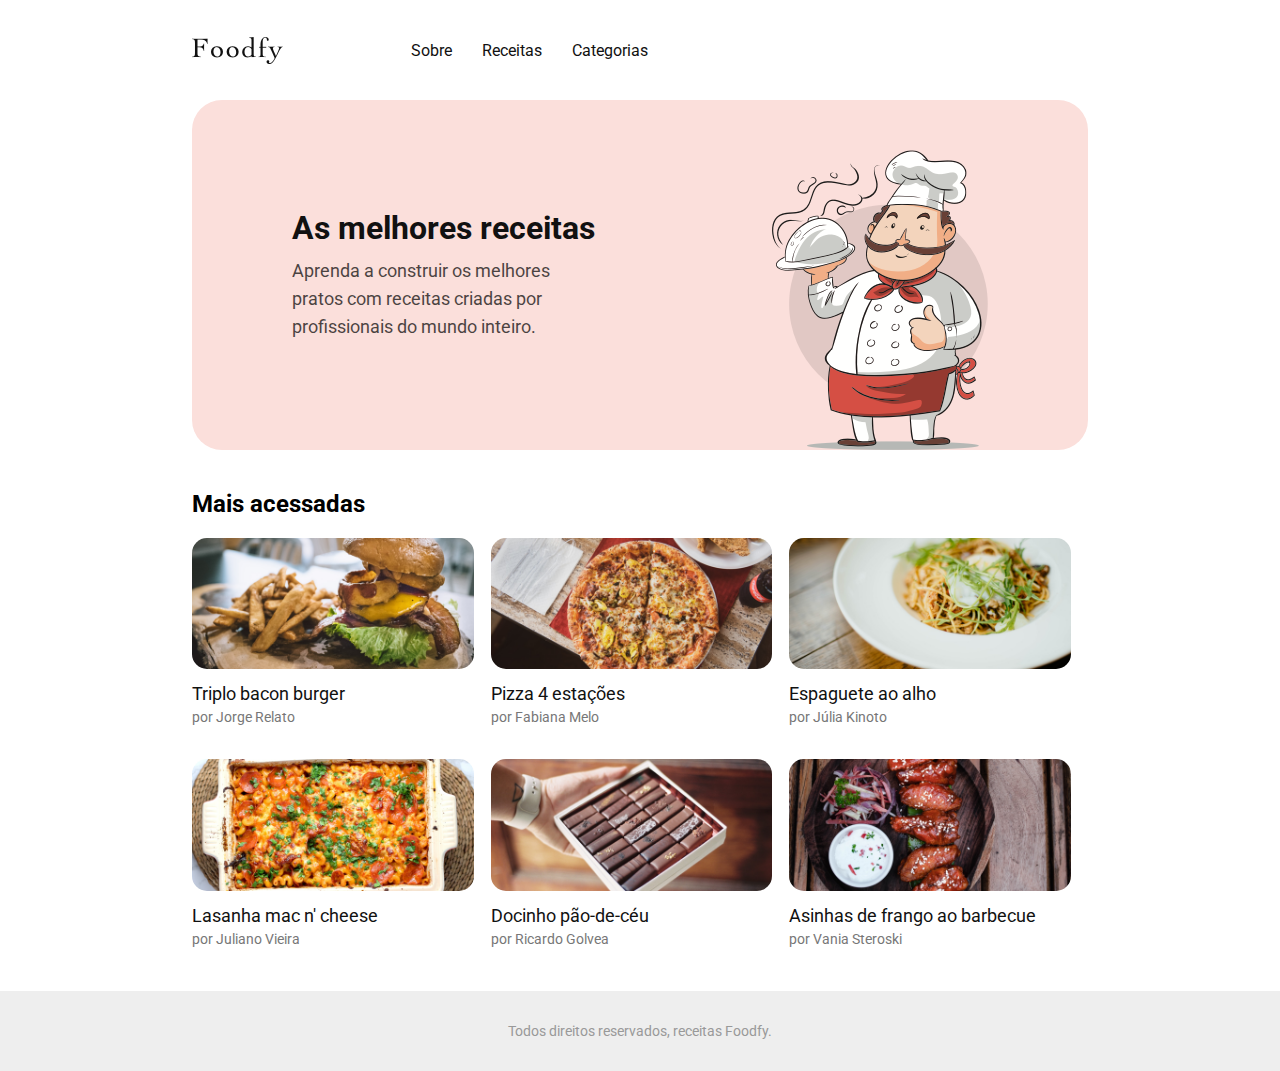
<file: index.html>
<!DOCTYPE html>
<html lang="pt-br">
<head>
    <meta charset="UTF-8">
    <meta name="viewport" content="width=device-width, initial-scale=1.0">

    <link rel="stylesheet" href="static/css/styles.css">

    <title>Foodfy</title>
</head>
<body>
    <div class="content">
        <nav>
            <header>
                <a href="index.html">
                    <img class="logo" src="static/img/logo.png" alt="Logo Foodfy">
                </a>
            </header>
            <ul>
                <li class="nav-link"><a href="about.html">Sobre</a></li>
                <li class="nav-link"><a href="recipes.html">Receitas</a></li>
                <li class="nav-link"><a href="categories.html">Categorias</a></li>
            </ul>
        </nav>

        <main>
            <section class="banner">
                <div>
                    <h1 class="banner-title">As melhores receitas</h1>
                    <p class="banner-text">Aprenda a construir os melhores pratos com receitas criadas por profissionais do mundo inteiro.</p>
                </div>
                <img src="static/img/chef.png" alt="Ilustração de um chef de cozinha">
            </section>

            <section class="most-viewed">
                <h2 class="most-viewed-title">Mais acessadas</h2>

                <div class="most-viewed-content">
                    <article class="recipe">
                        <img class="recipe-img" src="static/img/burger.png" alt="Imagem do prato Triplo bacon burger">
                        <a href="detail.html"><h4 class="recipe-name">Triplo bacon burger</h4></a>
                        <p class="recipe-author">por Jorge Relato</p>
                    </article>
                    <article class="recipe">
                        <img class="recipe-img" src="static/img/pizza.png" alt="Imagem do prato Pizza 4 estações">
                        <a href="detail.html"><h4 class="recipe-name">Pizza 4 estações</h4></a>
                        <p class="recipe-author">por Fabiana Melo</p>
                    </article>
                    <article class="recipe">
                        <img class="recipe-img" src="static/img/espaguete.png" alt="Imagem do prato Espaguete ao alho">
                        <a href="detail.html"><h4 class="recipe-name">Espaguete ao alho</h4></a>
                        <p class="recipe-author">por Júlia Kinoto</p>
                    </article>
                    <article class="recipe">
                        <img class="recipe-img" src="static/img/lasanha.png" alt="Imagem do prato Lasanha mac n' cheese">
                        <a href="detail.html"><h4 class="recipe-name">Lasanha mac n' cheese</h4></a>
                        <p class="recipe-author">por Juliano Vieira</p>
                    </article>
                    <article class="recipe">
                        <img class="recipe-img" src="static/img/doce.png" alt="Imagem do prato Docinho pão-de-céu">
                        <a href="detail.html"><h4 class="recipe-name">Docinho pão-de-céu</h4></a>
                        <p class="recipe-author">por Ricardo Golvea</p>
                    </article>
                    <article class="recipe">
                        <img class="recipe-img" src="static/img/asinhas.png" alt="Imagem do prato Asinhas de frango ao barbecue">
                        <a href="detail.html"><h4 class="recipe-name">Asinhas de frango ao barbecue</h4></a>
                        <p class="recipe-author">por Vania Steroski</p>
                    </article>
                </div>
            </section>
        </main>
    </div>

    <footer>
        <span>Todos direitos reservados, receitas Foodfy.</span>
    </footer>
</body>
</html>
</file>
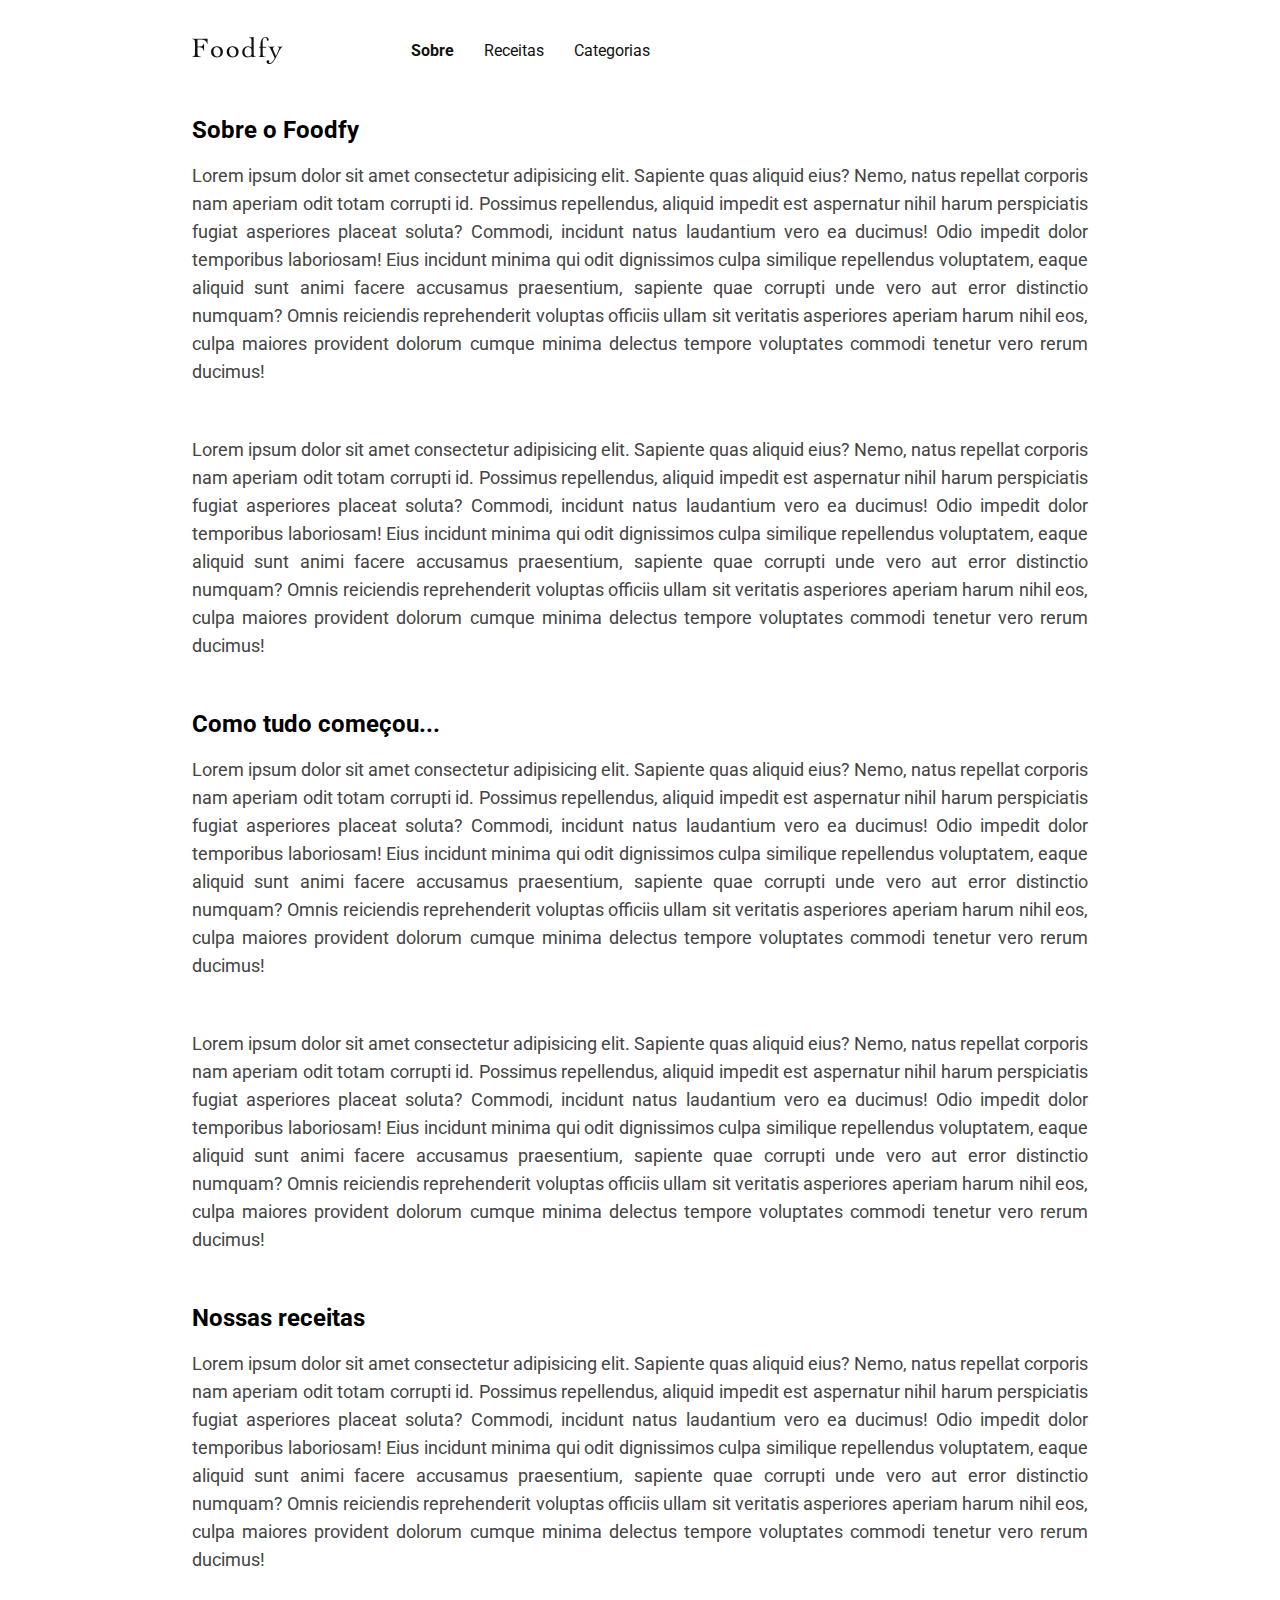
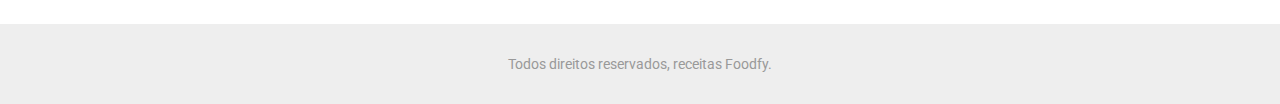
<file: about.html>
<!DOCTYPE html>
<html lang="pt-br">
<head>
    <meta charset="UTF-8">
    <meta name="viewport" content="width=device-width, initial-scale=1.0">

    <link rel="stylesheet" href="static/css/styles.css">

    <title>Sobre - Foodfy</title>
</head>
<body>
    <div class="content">
        <nav>
            <header>
                <a href="index.html">
                    <img class="logo" src="static/img/logo.png" alt="Logo Foodfy">
                </a>
            </header>
            <ul>
                <li class="nav-link"><a class="active" href="about.html">Sobre</a></li>
                <li class="nav-link"><a href="recipes.html">Receitas</a></li>
                <li class="nav-link"><a href="categories.html">Categorias</a></li>
            </ul>
        </nav>

        <main>
            <section class="about-section">
                <h1>Sobre o Foodfy</h1>
                <p>Lorem ipsum dolor sit amet consectetur adipisicing elit. Sapiente quas aliquid eius? Nemo, natus repellat corporis nam aperiam odit totam corrupti id. Possimus repellendus, aliquid impedit est aspernatur nihil harum perspiciatis fugiat asperiores placeat soluta? Commodi, incidunt natus laudantium vero ea ducimus! Odio impedit dolor temporibus laboriosam! Eius incidunt minima qui odit dignissimos culpa similique repellendus voluptatem, eaque aliquid sunt animi facere accusamus praesentium, sapiente quae corrupti unde vero aut error distinctio numquam? Omnis reiciendis reprehenderit voluptas officiis ullam sit veritatis asperiores aperiam harum nihil eos, culpa maiores provident dolorum cumque minima delectus tempore voluptates commodi tenetur vero rerum ducimus!</p>
                <p>Lorem ipsum dolor sit amet consectetur adipisicing elit. Sapiente quas aliquid eius? Nemo, natus repellat corporis nam aperiam odit totam corrupti id. Possimus repellendus, aliquid impedit est aspernatur nihil harum perspiciatis fugiat asperiores placeat soluta? Commodi, incidunt natus laudantium vero ea ducimus! Odio impedit dolor temporibus laboriosam! Eius incidunt minima qui odit dignissimos culpa similique repellendus voluptatem, eaque aliquid sunt animi facere accusamus praesentium, sapiente quae corrupti unde vero aut error distinctio numquam? Omnis reiciendis reprehenderit voluptas officiis ullam sit veritatis asperiores aperiam harum nihil eos, culpa maiores provident dolorum cumque minima delectus tempore voluptates commodi tenetur vero rerum ducimus!</p>
            </section>

            <section class="about-section">
                <h1>Como tudo começou...</h1>
                <p>Lorem ipsum dolor sit amet consectetur adipisicing elit. Sapiente quas aliquid eius? Nemo, natus repellat corporis nam aperiam odit totam corrupti id. Possimus repellendus, aliquid impedit est aspernatur nihil harum perspiciatis fugiat asperiores placeat soluta? Commodi, incidunt natus laudantium vero ea ducimus! Odio impedit dolor temporibus laboriosam! Eius incidunt minima qui odit dignissimos culpa similique repellendus voluptatem, eaque aliquid sunt animi facere accusamus praesentium, sapiente quae corrupti unde vero aut error distinctio numquam? Omnis reiciendis reprehenderit voluptas officiis ullam sit veritatis asperiores aperiam harum nihil eos, culpa maiores provident dolorum cumque minima delectus tempore voluptates commodi tenetur vero rerum ducimus!</p>
                <p>Lorem ipsum dolor sit amet consectetur adipisicing elit. Sapiente quas aliquid eius? Nemo, natus repellat corporis nam aperiam odit totam corrupti id. Possimus repellendus, aliquid impedit est aspernatur nihil harum perspiciatis fugiat asperiores placeat soluta? Commodi, incidunt natus laudantium vero ea ducimus! Odio impedit dolor temporibus laboriosam! Eius incidunt minima qui odit dignissimos culpa similique repellendus voluptatem, eaque aliquid sunt animi facere accusamus praesentium, sapiente quae corrupti unde vero aut error distinctio numquam? Omnis reiciendis reprehenderit voluptas officiis ullam sit veritatis asperiores aperiam harum nihil eos, culpa maiores provident dolorum cumque minima delectus tempore voluptates commodi tenetur vero rerum ducimus!</p>
            </section>

            <section class="about-section">
                <h1>Nossas receitas</h1>
                <p>Lorem ipsum dolor sit amet consectetur adipisicing elit. Sapiente quas aliquid eius? Nemo, natus repellat corporis nam aperiam odit totam corrupti id. Possimus repellendus, aliquid impedit est aspernatur nihil harum perspiciatis fugiat asperiores placeat soluta? Commodi, incidunt natus laudantium vero ea ducimus! Odio impedit dolor temporibus laboriosam! Eius incidunt minima qui odit dignissimos culpa similique repellendus voluptatem, eaque aliquid sunt animi facere accusamus praesentium, sapiente quae corrupti unde vero aut error distinctio numquam? Omnis reiciendis reprehenderit voluptas officiis ullam sit veritatis asperiores aperiam harum nihil eos, culpa maiores provident dolorum cumque minima delectus tempore voluptates commodi tenetur vero rerum ducimus!</p>
            </section>
        </main>
    </div>

    <footer>
        <span>Todos direitos reservados, receitas Foodfy.</span>
    </footer>
</body>
</html>
</file>
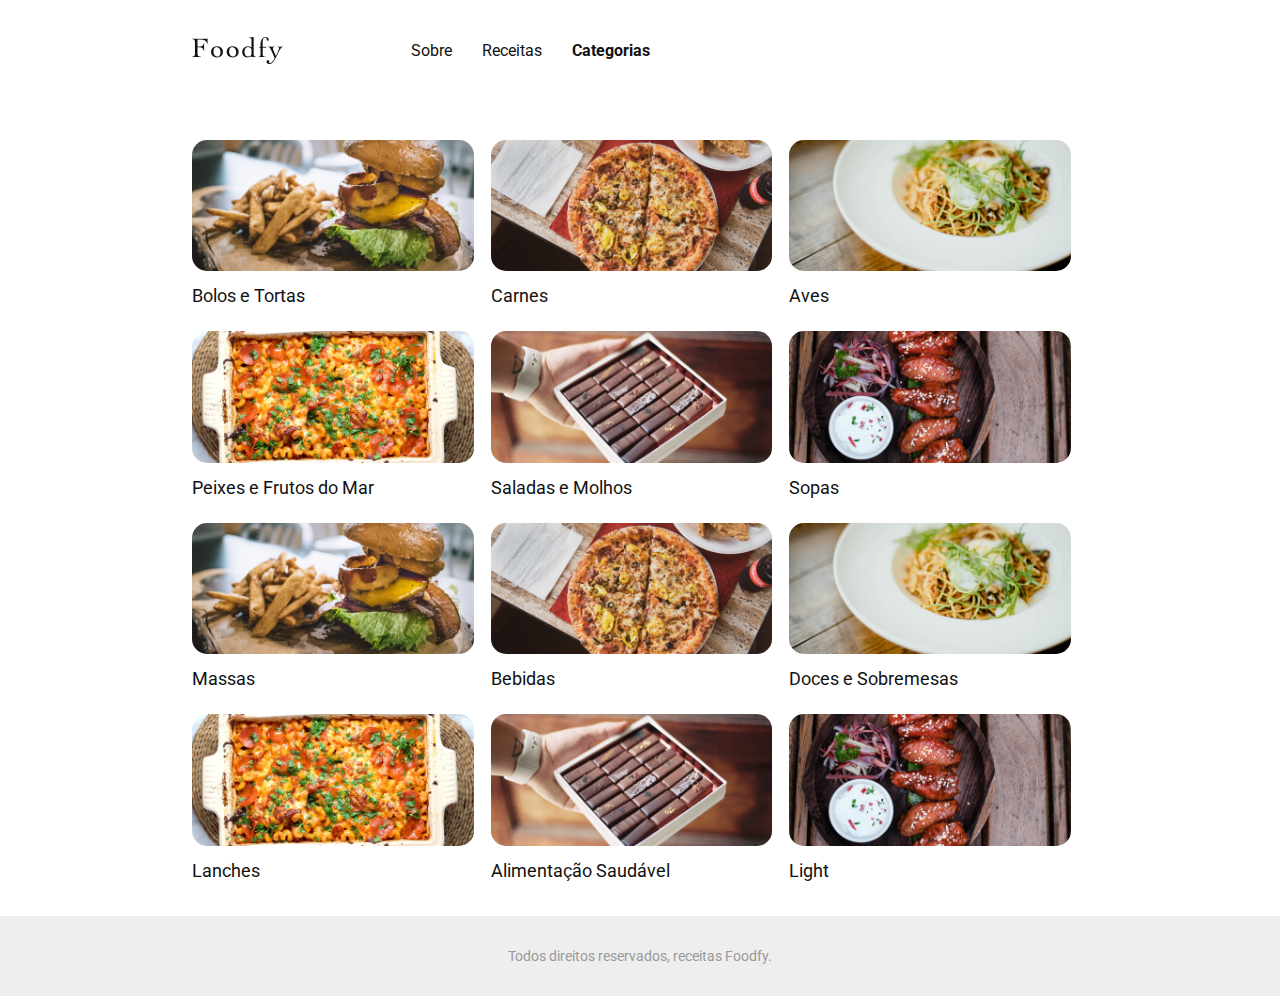
<file: categories.html>
<!DOCTYPE html>
<html lang="pt-br">
<head>
    <meta charset="UTF-8">
    <meta name="viewport" content="width=device-width, initial-scale=1.0">

    <link rel="stylesheet" href="static/css/styles.css">

    <title>Categorias - Foodfy</title>
</head>
<body>
    <div class="content">
        <nav>
            <header>
                <a href="index.html">
                    <img class="logo" src="static/img/logo.png" alt="Logo Foodfy">
                </a>
            </header>
            <ul>
                <li class="nav-link"><a href="about.html">Sobre</a></li>
                <li class="nav-link"><a href="recipes.html">Receitas</a></li>
                <li class="nav-link"><a class="active" href="categories.html">Categorias</a></li>
            </ul>
        </nav>

        <main>
            <section class="categories-list">
                <div class="categories-list-content">
                    <article class="category">
                        <img class="category-img" src="static/img/burger.png" alt="Imagem do prato Triplo bacon burger">
                        <a href="category.html"><h4 class="category-name">Bolos e Tortas</h4></a>
                    </article>
                    <article class="category">
                        <img class="category-img" src="static/img/pizza.png" alt="Imagem do prato Pizza 4 estações">
                        <a href="category.html"><h4 class="category-name">Carnes</h4></a>
                    </article>
                    <article class="category">
                        <img class="category-img" src="static/img/espaguete.png" alt="Imagem do prato Espaguete ao alho">
                        <a href="category.html"><h4 class="category-name">Aves</h4></a>
                    </article>
                    <article class="category">
                        <img class="category-img" src="static/img/lasanha.png" alt="Imagem do prato Lasanha mac n' cheese">
                        <a href="category.html"><h4 class="category-name">Peixes e Frutos do Mar</h4></a>
                    </article>
                    <article class="category">
                        <img class="category-img" src="static/img/doce.png" alt="Imagem do prato Docinho pão-de-céu">
                        <a href="category.html"><h4 class="category-name">Saladas e Molhos</h4></a>
                    </article>
                    <article class="category">
                        <img class="category-img" src="static/img/asinhas.png" alt="Imagem do prato Asinhas de frango ao barbecue">
                        <a href="category.html"><h4 class="category-name">Sopas</h4></a>
                    </article>
                    <article class="category">
                        <img class="category-img" src="static/img/burger.png" alt="Imagem do prato Triplo bacon burger">
                        <a href="category.html"><h4 class="category-name">Massas</h4></a>
                    </article>
                    <article class="category">
                        <img class="category-img" src="static/img/pizza.png" alt="Imagem do prato Pizza 4 estações">
                        <a href="category.html"><h4 class="category-name">Bebidas</h4></a>
                    </article>
                    <article class="category">
                        <img class="category-img" src="static/img/espaguete.png" alt="Imagem do prato Espaguete ao alho">
                        <a href="category.html"><h4 class="category-name">Doces e Sobremesas</h4></a>
                    </article>
                    <article class="category">
                        <img class="category-img" src="static/img/lasanha.png" alt="Imagem do prato Lasanha mac n' cheese">
                        <a href="category.html"><h4 class="category-name">Lanches</h4></a>
                    </article>
                    <article class="category">
                        <img class="category-img" src="static/img/doce.png" alt="Imagem do prato Docinho pão-de-céu">
                        <a href="category.html"><h4 class="category-name">Alimentação Saudável</h4></a>
                    </article>
                    <article class="recipe">
                        <img class="recipe-img" src="static/img/asinhas.png" alt="Imagem do prato Asinhas de frango ao barbecue">
                        <a href="category.html"><h4 class="recipe-name">Light</h4></a>
                    </article>
                </div>
            </section>
        </main>
    </div>

    <footer>
        <span>Todos direitos reservados, receitas Foodfy.</span>
    </footer>
</body>
</html>
</file>
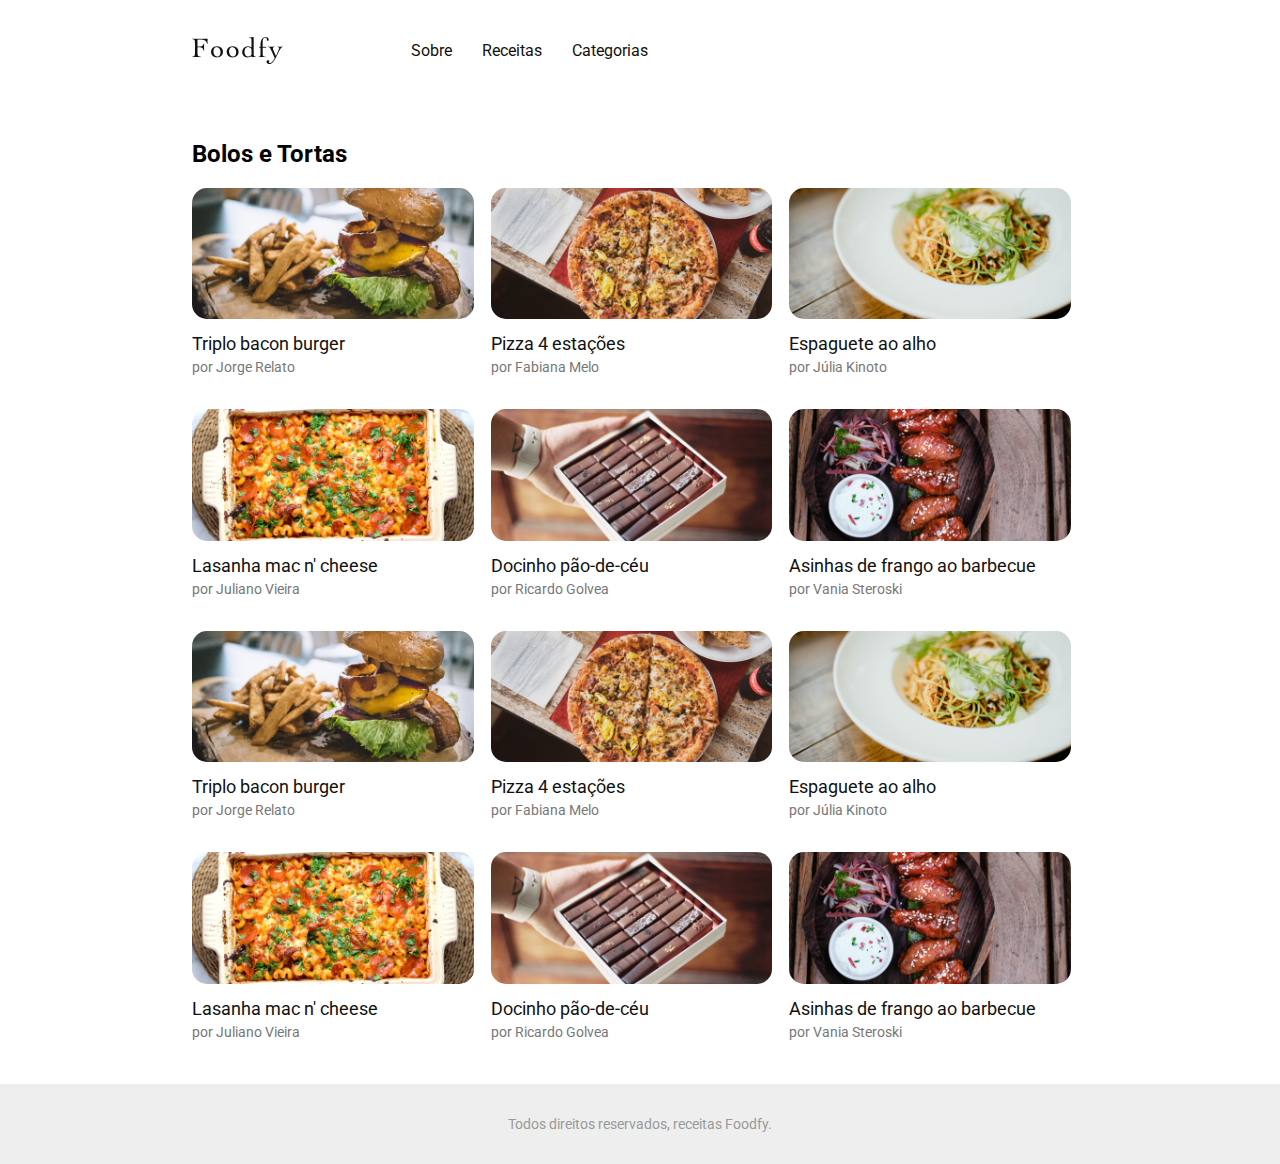
<file: category.html>
<!DOCTYPE html>
<html lang="pt-br">
<head>
    <meta charset="UTF-8">
    <meta name="viewport" content="width=device-width, initial-scale=1.0">

    <link rel="stylesheet" href="static/css/styles.css">

    <title>Foodfy</title>
</head>
<body>
    <div class="content">
        <nav>
            <header>
                <a href="index.html">
                    <img class="logo" src="static/img/logo.png" alt="Logo Foodfy">
                </a>
            </header>
            <ul>
                <li class="nav-link"><a href="about.html">Sobre</a></li>
                <li class="nav-link"><a href="recipes.html">Receitas</a></li>
                <li class="nav-link"><a href="categories.html">Categorias</a></li>
            </ul>
        </nav>

        <main>
            <section class="most-viewed">
                <h2 class="most-viewed-title">Bolos e Tortas</h2>

                <div class="most-viewed-content">
                    <article class="recipe">
                        <img class="recipe-img" src="static/img/burger.png" alt="Imagem do prato Triplo bacon burger">
                        <a href="detail.html"><h4 class="recipe-name">Triplo bacon burger</h4></a>
                        <p class="recipe-author">por Jorge Relato</p>
                    </article>
                    <article class="recipe">
                        <img class="recipe-img" src="static/img/pizza.png" alt="Imagem do prato Pizza 4 estações">
                        <a href="detail.html"><h4 class="recipe-name">Pizza 4 estações</h4></a>
                        <p class="recipe-author">por Fabiana Melo</p>
                    </article>
                    <article class="recipe">
                        <img class="recipe-img" src="static/img/espaguete.png" alt="Imagem do prato Espaguete ao alho">
                        <a href="detail.html"><h4 class="recipe-name">Espaguete ao alho</h4></a>
                        <p class="recipe-author">por Júlia Kinoto</p>
                    </article>
                    <article class="recipe">
                        <img class="recipe-img" src="static/img/lasanha.png" alt="Imagem do prato Lasanha mac n' cheese">
                        <a href="detail.html"><h4 class="recipe-name">Lasanha mac n' cheese</h4></a>
                        <p class="recipe-author">por Juliano Vieira</p>
                    </article>
                    <article class="recipe">
                        <img class="recipe-img" src="static/img/doce.png" alt="Imagem do prato Docinho pão-de-céu">
                        <a href="detail.html"><h4 class="recipe-name">Docinho pão-de-céu</h4></a>
                        <p class="recipe-author">por Ricardo Golvea</p>
                    </article>
                    <article class="recipe">
                        <img class="recipe-img" src="static/img/asinhas.png" alt="Imagem do prato Asinhas de frango ao barbecue">
                        <a href="detail.html"><h4 class="recipe-name">Asinhas de frango ao barbecue</h4></a>
                        <p class="recipe-author">por Vania Steroski</p>
                    </article>
                    <article class="recipe">
                        <img class="recipe-img" src="static/img/burger.png" alt="Imagem do prato Triplo bacon burger">
                        <a href="detail.html"><h4 class="recipe-name">Triplo bacon burger</h4></a>
                        <p class="recipe-author">por Jorge Relato</p>
                    </article>
                    <article class="recipe">
                        <img class="recipe-img" src="static/img/pizza.png" alt="Imagem do prato Pizza 4 estações">
                        <a href="detail.html"><h4 class="recipe-name">Pizza 4 estações</h4></a>
                        <p class="recipe-author">por Fabiana Melo</p>
                    </article>
                    <article class="recipe">
                        <img class="recipe-img" src="static/img/espaguete.png" alt="Imagem do prato Espaguete ao alho">
                        <a href="detail.html"><h4 class="recipe-name">Espaguete ao alho</h4></a>
                        <p class="recipe-author">por Júlia Kinoto</p>
                    </article>
                    <article class="recipe">
                        <img class="recipe-img" src="static/img/lasanha.png" alt="Imagem do prato Lasanha mac n' cheese">
                        <a href="detail.html"><h4 class="recipe-name">Lasanha mac n' cheese</h4></a>
                        <p class="recipe-author">por Juliano Vieira</p>
                    </article>
                    <article class="recipe">
                        <img class="recipe-img" src="static/img/doce.png" alt="Imagem do prato Docinho pão-de-céu">
                        <a href="detail.html"><h4 class="recipe-name">Docinho pão-de-céu</h4></a>
                        <p class="recipe-author">por Ricardo Golvea</p>
                    </article>
                    <article class="recipe">
                        <img class="recipe-img" src="static/img/asinhas.png" alt="Imagem do prato Asinhas de frango ao barbecue">
                        <a href="detail.html"><h4 class="recipe-name">Asinhas de frango ao barbecue</h4></a>
                        <p class="recipe-author">por Vania Steroski</p>
                    </article>
                </div>
            </section>
        </main>
    </div>

    <footer>
        <span>Todos direitos reservados, receitas Foodfy.</span>
    </footer>
</body>
</html>
</file>
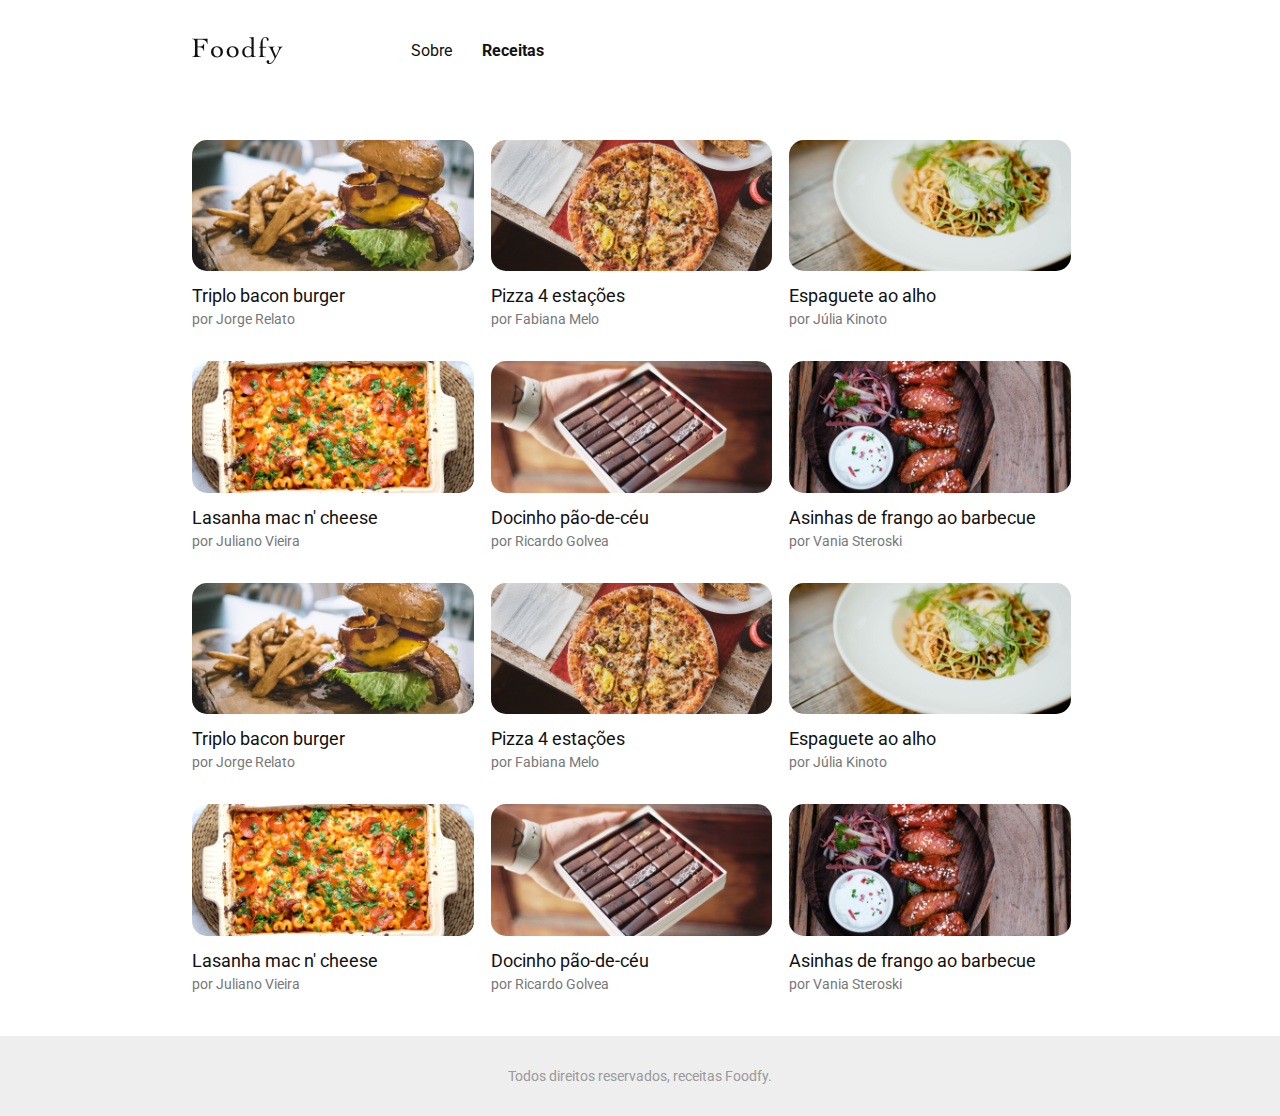
<file: recipes.html>
<!DOCTYPE html>
<html lang="pt-br">
<head>
    <meta charset="UTF-8">
    <meta name="viewport" content="width=device-width, initial-scale=1.0">

    <link rel="stylesheet" href="static/css/styles.css">

    <title>Foodfy</title>
</head>
<body>
    <div class="content">
        <nav>
            <header>
                <a href="index.html">
                    <img class="logo" src="static/img/logo.png" alt="Logo Foodfy">
                </a>
            </header>
            <ul>
                <li class="nav-link"><a href="about.html">Sobre</a></li>
                <li class="nav-link"><a class="active" href="recipes.html">Receitas</a></li>
            </ul>
        </nav>

        <main>
            <section class="most-viewed">
                <div class="most-viewed-content">
                    <article class="recipe">
                        <img class="recipe-img" src="static/img/burger.png" alt="Imagem do prato Triplo bacon burger">
                        <a href="detail.html"><h4 class="recipe-name">Triplo bacon burger</h4></a>
                        <p class="recipe-author">por Jorge Relato</p>
                    </article>
                    <article class="recipe">
                        <img class="recipe-img" src="static/img/pizza.png" alt="Imagem do prato Pizza 4 estações">
                        <a href="detail.html"><h4 class="recipe-name">Pizza 4 estações</h4></a>
                        <p class="recipe-author">por Fabiana Melo</p>
                    </article>
                    <article class="recipe">
                        <img class="recipe-img" src="static/img/espaguete.png" alt="Imagem do prato Espaguete ao alho">
                        <a href="detail.html"><h4 class="recipe-name">Espaguete ao alho</h4></a>
                        <p class="recipe-author">por Júlia Kinoto</p>
                    </article>
                    <article class="recipe">
                        <img class="recipe-img" src="static/img/lasanha.png" alt="Imagem do prato Lasanha mac n' cheese">
                        <a href="detail.html"><h4 class="recipe-name">Lasanha mac n' cheese</h4></a>
                        <p class="recipe-author">por Juliano Vieira</p>
                    </article>
                    <article class="recipe">
                        <img class="recipe-img" src="static/img/doce.png" alt="Imagem do prato Docinho pão-de-céu">
                        <a href="detail.html"><h4 class="recipe-name">Docinho pão-de-céu</h4></a>
                        <p class="recipe-author">por Ricardo Golvea</p>
                    </article>
                    <article class="recipe">
                        <img class="recipe-img" src="static/img/asinhas.png" alt="Imagem do prato Asinhas de frango ao barbecue">
                        <a href="detail.html"><h4 class="recipe-name">Asinhas de frango ao barbecue</h4></a>
                        <p class="recipe-author">por Vania Steroski</p>
                    </article>
                    <article class="recipe">
                        <img class="recipe-img" src="static/img/burger.png" alt="Imagem do prato Triplo bacon burger">
                        <a href="detail.html"><h4 class="recipe-name">Triplo bacon burger</h4></a>
                        <p class="recipe-author">por Jorge Relato</p>
                    </article>
                    <article class="recipe">
                        <img class="recipe-img" src="static/img/pizza.png" alt="Imagem do prato Pizza 4 estações">
                        <a href="detail.html"><h4 class="recipe-name">Pizza 4 estações</h4></a>
                        <p class="recipe-author">por Fabiana Melo</p>
                    </article>
                    <article class="recipe">
                        <img class="recipe-img" src="static/img/espaguete.png" alt="Imagem do prato Espaguete ao alho">
                        <a href="detail.html"><h4 class="recipe-name">Espaguete ao alho</h4></a>
                        <p class="recipe-author">por Júlia Kinoto</p>
                    </article>
                    <article class="recipe">
                        <img class="recipe-img" src="static/img/lasanha.png" alt="Imagem do prato Lasanha mac n' cheese">
                        <a href="detail.html"><h4 class="recipe-name">Lasanha mac n' cheese</h4></a>
                        <p class="recipe-author">por Juliano Vieira</p>
                    </article>
                    <article class="recipe">
                        <img class="recipe-img" src="static/img/doce.png" alt="Imagem do prato Docinho pão-de-céu">
                        <a href="detail.html"><h4 class="recipe-name">Docinho pão-de-céu</h4></a>
                        <p class="recipe-author">por Ricardo Golvea</p>
                    </article>
                    <article class="recipe">
                        <img class="recipe-img" src="static/img/asinhas.png" alt="Imagem do prato Asinhas de frango ao barbecue">
                        <a href="detail.html"><h4 class="recipe-name">Asinhas de frango ao barbecue</h4></a>
                        <p class="recipe-author">por Vania Steroski</p>
                    </article>
                </div>
            </section>
        </main>
    </div>

    <footer>
        <span>Todos direitos reservados, receitas Foodfy.</span>
    </footer>
</body>
</html>
</file>
<file: static/css/styles.css>
@import url('https://fonts.googleapis.com/css2?family=Roboto:wght@400;700&display=swap');

html,
body {
    margin: 0;
    box-sizing: border-box;
    font-family: 'Roboto', sans-serif;
}

.content {
    padding: 0 15vw;
}

nav {
    display: flex;
    height: 100px;
    align-items: center;
}

nav > header {
    height: 27px;
}

nav > ul {
    display: flex;
    width: 80vw;
    justify-content: flex-start;
    margin: 0;
    margin-left: 10vw;
    padding: 0;
}

.nav-link {
    margin-right: 30px;
    list-style: none;
}

.active {
    font-weight: bold;
}

.nav-link > a {
    text-decoration: none;
    font-size: 16px;
    color: #111111;
}

.banner {
    background: #FBDFDB;
    border-radius: 30px;
    display: flex;
    justify-content: space-between;
    padding: 0 100px;
    height: 350px;
}

.banner > div {
    align-self: center;
    width: 24vw;
}

.banner > img {
    align-self: flex-end;
}

.banner-title {
    font-size: 32px;
    color: #111111;
    margin: 0 0 10px 0;
}

.banner-text {
    opacity: 0.7;
    font-size: 18px;
    color: #000000;
    line-height: 28px;
    margin: 0;
}

@media(max-width: 900px) {
    .banner > img {
        display: none;
    }

    .banner > div {
        width: 100%;
        text-align: center;
    }
}

@media(max-width: 500px) {
    .banner {
        height: auto;
        padding: 20px;
    }
}

.detail-banner > img {
    width: 100%;
    border-radius: 15px;
}

.about {
    display: flex;
    flex-wrap: wrap;
    justify-content: space-between;
    font-size: 18px;
}

.about div {
    background: #FBDFDB;
    border-radius: 30px;
    padding: 20px;
    text-align: center;
    width: 15vw;
}

.about i,
.about span {
    display: block;
    margin-bottom: 10px;
}

@media(max-width: 700px) {
    .about div {
        width: 100%;
        margin-bottom: 10px;
    }
}

.most-viewed,
.categories-list {
    min-width: 70vw;
    margin-top: 40px;
    margin-bottom: 30px;
}

.most-viewed-content,
.categories-list-content {
    display: grid;
    grid-row-gap: 20px;
    grid-template-columns: repeat(3, 1fr);
}

.most-viewed-content a,
.categories-list-content a {
    text-decoration: none;
}

.recipe-img,
.category-img {
    border-radius: 15px;
    max-width: 22vw;
}

.recipe-name,
.category-name {
    font-size: 18px;
    font-weight: normal;
    margin-top: 10px;
    margin-bottom: 5px;
    color: #111111;
}

.recipe-author {
    font-size: 14px;
    margin-top: 0;
    color: #777777;
}

@media(max-width: 900px) {
    .most-viewed-content,
    .categories-list-content {
        grid-template-columns: repeat(2, 1fr);
    }

    .recipe-img,
    .category-img {
        max-width: 33vw;
    }
}

@media(max-width: 600px) {
    .most-viewed-content,
    .categories-list-content {
        grid-template-columns: 1fr;
    }

    .recipe-img,
    .category-img {
        max-width: 68vw;
    }
}

.about-section > h1 {
    font-size: 24px;
}

.about-section > p {
    font-size: 18px;
    color: #444444;
    line-height: 28px;
    text-align: justify;
    margin-bottom: 50px;
}

.recipe-detail {
    display: grid;
    grid-template-columns: 2fr 1fr;
    grid-column-gap: 20px;
}

@media(max-width: 700px) {
    .recipe-detail {
        grid-template-columns: 1fr;
    }
}

.preparation-method h2,
.ingredients h2 {
    font-size: 24px;
}

.preparation-method p{
    font-size: 18px;
    color: #444444;
    line-height: 28px;
    text-align: justify;
}

.ingredients {
    margin-bottom: 50px;
}

.ingredients ul {
    list-style: none;
    display: flex;
    flex-wrap: wrap;
    margin: 0;
    padding: 0;
}

.ingredients ul li {
    background-color: #FBDFDB;
    border-radius: 30px;
    padding: 5px 10px;
    margin-right: 10px;
    margin-bottom: 5px;
    display: inline-block;
    color: #444444;
}

footer {
    display: flex;
    align-items: center;
    justify-content: center;
    background: #EEEEEE;
    height: 80px;
}

footer > span {
    font-size: 14px;
    color: #999999;
    text-align: center;
}
</file>
